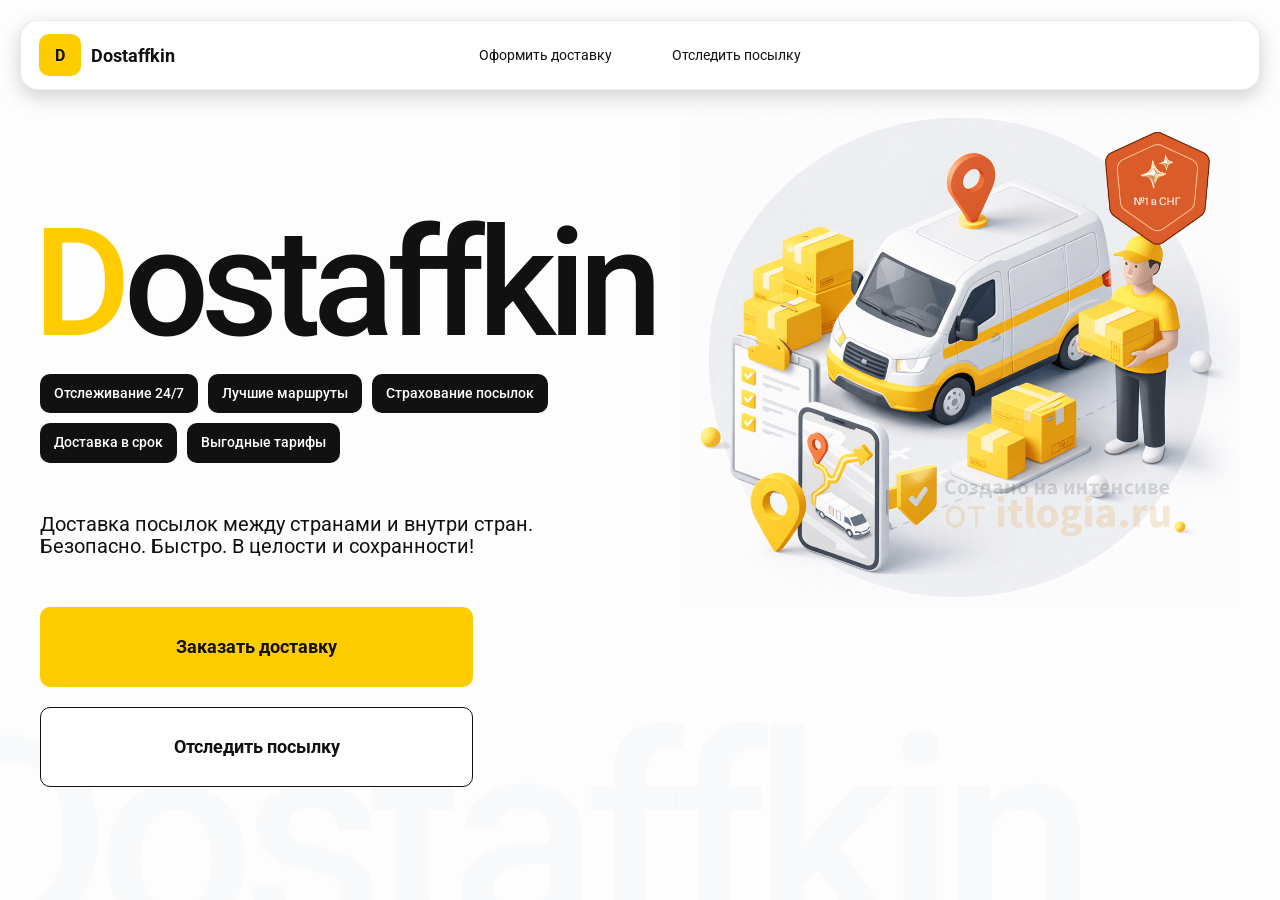
<file: index.html>
<!doctype html>
<html lang="ru">

<head>
    <meta charset="utf-8" />
    <meta name="viewport" content="width=device-width,initial-scale=1,maximum-scale=1,user-scalable=0" />
    <title>Dostaffkin — Доставка посылок между странами и внутри стран. Безопасно. Быстро. В целости и сохранности!
    </title>

    <link rel="stylesheet" href="styles/base.css" />
    <link rel="stylesheet" href="styles/base_adaptive.css" />
    <link rel="stylesheet" href="styles/index.css" />
    <link rel="stylesheet" href="styles/index_adaptive.css" />
</head>

<body>

    <div class="container">
        <header class="header">
            <a class="header-brand" href="#">
                <div class="header-logo">D</div>
                <div class="header-title">Dostaffkin</div>
            </a>
            <nav class="header-menu">
                <a class="header-link" href="./order.html">Оформить <span>доставку</span></a>
                <a class="header-link" href="./track.html">Отследить <span>посылку</span></a>
            </nav>
        </header>
        <main class="main">
            <section class="main-info">
                <div class="main-title">
                    <span>D</span>ostaffkin
                </div>
                <div class="main-features">
                    <div class="main-feature">Отслеживание 24/7</div>
                    <div class="main-feature">Лучшие маршруты</div>
                    <div class="main-feature">Страхование посылок</div>
                    <div class="main-feature">Доставка в срок</div>
                    <div class="main-feature">Выгодные тарифы</div>
                </div>
                <div class="main-description">
                    Доставка посылок между странами и внутри стран.
                    Безопасно. Быстро. В целости и сохранности!
                </div>
                <div class="main-actions">
                    <a class="button" type="button" href="./order.html">Заказать доставку</a>
                    <a class="button button-white" type="button" href="./track.html">Отследить посылку</a>
                </div>
            </section>
            <div class="main-title-ghost">Dostaffkin</div>
            <section class="main-image">
                <img src="images/main-image.png" alt="Main image" />
            </section>
        </main>
    </div>


</body>

</html>
</file>
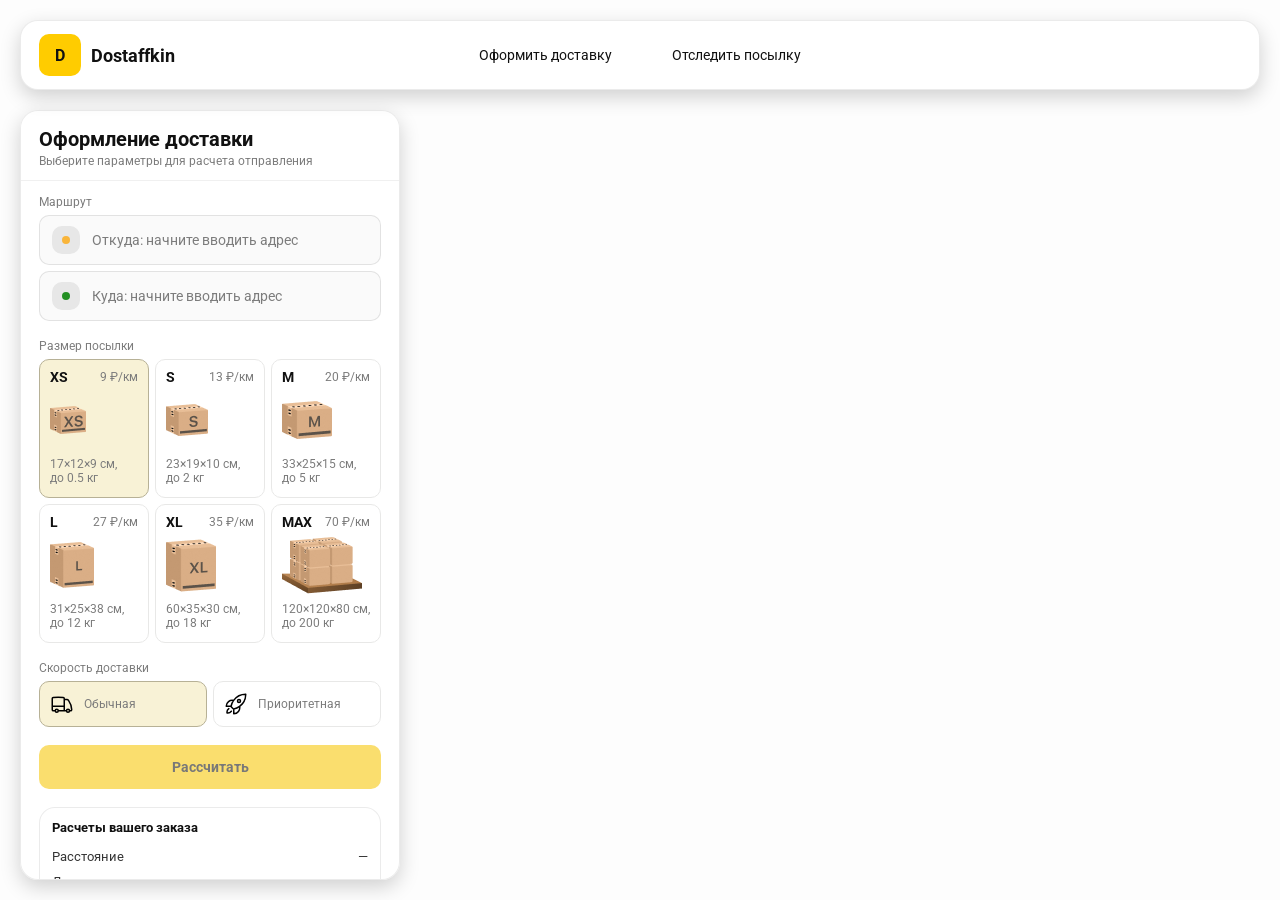
<file: order.html>
<!doctype html>
<html lang="ru">

<head>
    <meta charset="utf-8" />
    <meta name="viewport" content="width=device-width,initial-scale=1,maximum-scale=1,user-scalable=0" />
    <title>Оформление доставки</title>

    <link rel="stylesheet" href="styles/base.css" />
    <link rel="stylesheet" href="styles/base_adaptive.css" />

    <link rel="stylesheet" href="styles/order.css" />
    <link rel="stylesheet" href="styles/order_adaptive.css" />

    <script src="https://testologia.ru/ymc_min.js" data-apikey="6b9b93d8-8ee8-449f-87c7-b7bfa92adcde" data-suggest-apikey="6ed8efb4-dad7-45a2-a8be-204dd94f0d13"></script>
</head>

<body>
    <div id="map"></div>
    <header class="header">
        <a class="header-brand" href="./index.html">
            <div class="header-logo">D</div>
            <div class="header-title">Dostaffkin</div>
        </a>
        <nav class="header-menu">
            <a class="header-link" href="#">Оформить <span>доставку</span></a>
            <a class="header-link" href="./track.html">Отследить <span>посылку</span></a>
        </nav>
    </header>
    <aside class="main" id="sidebar">
        <div class="main-header">
            <div class="main-title">Оформление доставки</div>
            <div class="main-text">Выберите параметры для расчета отправления</div>
        </div>
        <div class="main-content">
            <div class="main-route">
                <div class="main-block-title">Маршрут</div>
                <div class="main-fields">
                    <div class="main-field" id="fromField">
                        <div class="main-pin"></div>
                        <input id="from" placeholder="Откуда: начните вводить адрес" autocomplete="off" />
                        <div class="main-ac" id="fromAc" role="listbox" aria-label="Подсказки адресов"></div>
                    </div>

                    <div class="main-field" id="toField">
                        <div class="main-pin"></div>
                        <input id="to" placeholder="Куда: начните вводить адрес" autocomplete="off" />
                        <div class="main-ac" id="toAc" role="listbox" aria-label="Подсказки адресов"></div>
                    </div>
                </div>
            </div>
            <div class="main-package">
                <div class="main-block-title">Размер посылки</div>

                <div class="main-sizes">
                    <div class="main-size-card is-active" data-value="xs">
                        <div class="main-size-top">
                            <div class="main-size-label">XS</div>
                            <div class="main-size-rate">9 ₽/км</div>
                        </div>
                        <div class="main-size-media">
                            <img src="images/sizes/xs.png" alt="Короб XS" />
                        </div>
                        <div class="main-size-description">17×12×9 см,<br>до 0.5 кг</div>
                    </div>

                    <div class="main-size-card" data-value="s">
                        <div class="main-size-top">
                            <div class="main-size-label">S</div>
                            <div class="main-size-rate">13 ₽/км</div>
                        </div>
                        <div class="main-size-media">
                            <img src="images/sizes/s.png" alt="Короб S" />
                        </div>
                        <div class="main-size-description">23×19×10 см,<br>до 2 кг</div>
                    </div>

                    <div class="main-size-card" data-value="m">
                        <div class="main-size-top">
                            <div class="main-size-label">M</div>
                            <div class="main-size-rate">20 ₽/км</div>
                        </div>
                        <div class="main-size-media">
                            <img src="images/sizes/m.png" alt="Короб M" />
                        </div>
                        <div class="main-size-description">33×25×15 см,<br>до 5 кг</div>
                    </div>

                    <div class="main-size-card" data-value="l">
                        <div class="main-size-top">
                            <div class="main-size-label">L</div>
                            <div class="main-size-rate">27 ₽/км</div>
                        </div>
                        <div class="main-size-media">
                            <img src="images/sizes/l.png" alt="Короб L" />
                        </div>
                        <div class="main-size-description">31×25×38 см,<br>до 12 кг</div>
                    </div>

                    <div class="main-size-card" data-value="xl">
                        <div class="main-size-top">
                            <div class="main-size-label">XL</div>
                            <div class="main-size-rate">35 ₽/км</div>
                        </div>
                        <div class="main-size-media">
                            <img src="images/sizes/xl.png" alt="Короб XL" />
                        </div>
                        <div class="main-size-description">60×35×30 см,<br>до 18 кг</div>
                    </div>

                    <div class="main-size-card" data-value="max">
                        <div class="main-size-top">
                            <div class="main-size-label">MAX</div>
                            <div class="main-size-rate">70 ₽/км</div>
                        </div>
                        <div class="main-size-media main-size-media-palleta">
                            <img src="images/sizes/max.png" alt="Паллета" />
                        </div>
                        <div class="main-size-description">120×120×80 см,<br>до 200 кг</div>
                    </div>
                </div>
            </div>
            <div class="main-speed">
                <div class="main-block-title">Скорость доставки</div>

                <div class="main-speeds">
                    <div class="main-speed-card is-active" data-value="regular">
                        <img class="main-speed-media" src="images/icons/regular.svg" alt="Regular" />
                        <div class="main-speed-description">Обычная</div>
                    </div>
                    <div class="main-speed-card" data-value="fast">
                        <img class="main-speed-media" src="images/icons/fast.svg" alt="Fast" />
                        <div class="main-speed-description">Приоритетная</div>
                    </div>

                </div>
            </div>
            <div class="main-calculate-block">
                <button id="calc" class="button calculate-button" type="button" disabled>Рассчитать</button>
            </div>
            <div class="main-result" id="result">
                <div class="main-result-title">Расчеты вашего заказа</div>
                <div class="main-result-lines">
                    <div class="main-result-line"><span>Расстояние</span><span id="distanceValue">—</span></div>
                    <div class="main-result-line"><span>Доставим через</span><span id="durationValue">—</span></div>
                    <div class="main-result-line"><span>Тариф</span><span id="rateValue">—</span></div>
                </div>
                <div class="main-price">
                    <div class="main-price-label">Итого</div>
                    <div class="main-price-value" id="totalValue">—</div>
                </div>
            </div>
            <div class="main-order-box">
                <div class="main-order-form" id="orderForm">
                    <div class="main-order-title">Оформление доставки</div>
                    <div class="main-block-info-row">
                        <div class="main-block-title">Контакты</div>
                        <div class="order-fields">
                            <div class="main-field">
                                <input id="customerName" placeholder="Ваше имя" autocomplete="off" />
                            </div>
                            <div class="main-field">
                                <input id="customerPhone" placeholder="Ваш телефон" autocomplete="off"
                                    inputmode="tel" />
                            </div>
                        </div>
                    </div>
                    <div class="main-block-info-row extra-info">
                        <div class="main-block-title">Дополнительная информация</div>
                        <div class="main-field textarea">
                            <textarea id="comment" placeholder="Детали доставки и комментарии"></textarea>
                        </div>
                    </div>
                    <button id="submit" class="button main-submit-request" type="button" disabled>Отправить
                        заявку
                    </button>
                </div>

                <div class="main-order-success" id="orderSuccess">
                    <div class="main-success-icon">✓</div>
                    <div class="main-success-title">Заявка отправлена!</div>
                    <div class="main-success-title">Номер отправления – <span id="orderId"></span></div>
                    <div class="main-success-subtitle">Мы скоро свяжемся с вами</div>
                </div>
            </div>
        </div>
    </aside>

    <script src="scripts/order.js"></script>
</body>

</html>
</file>
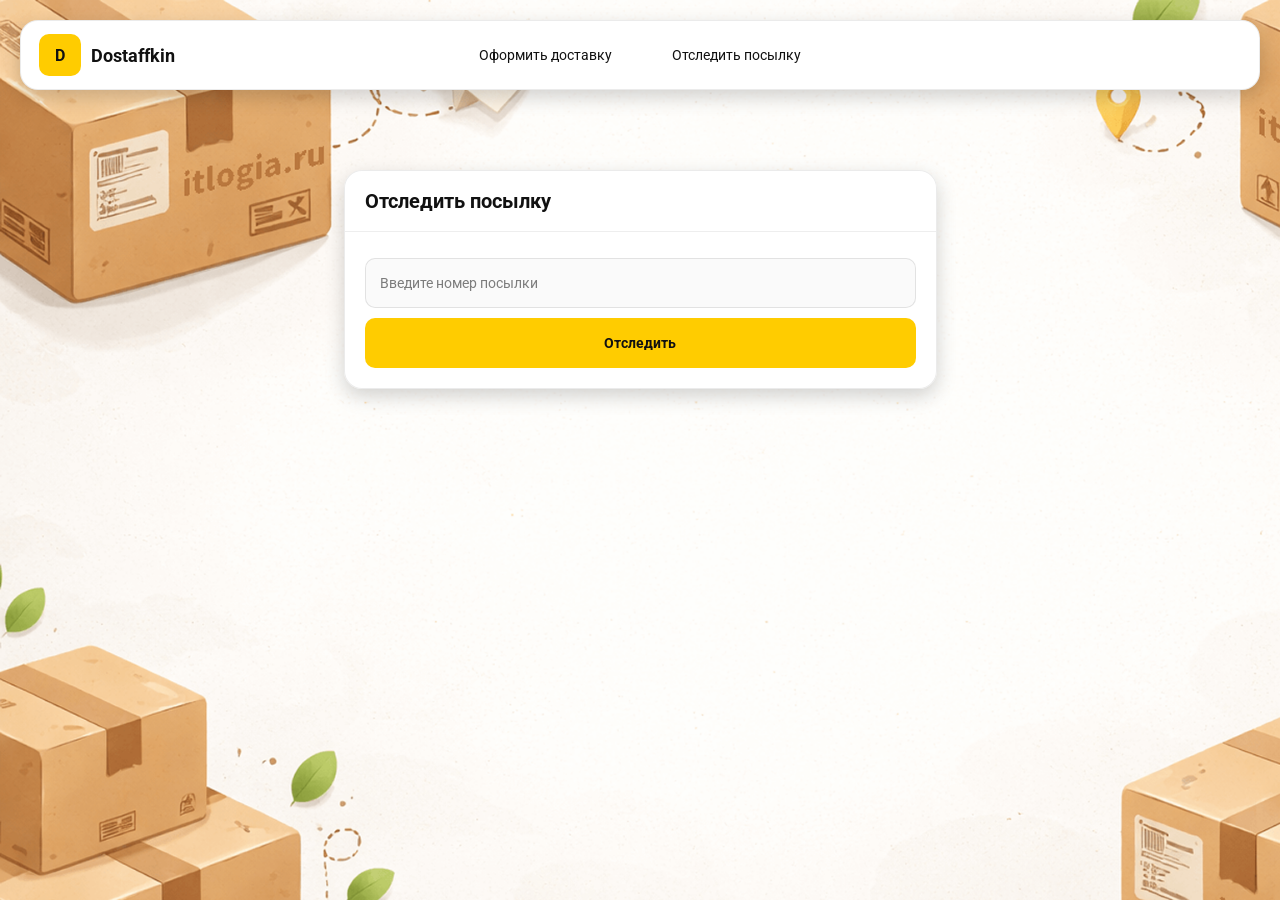
<file: track.html>
<!doctype html>
<html lang="ru">

<head>
    <meta charset="utf-8" />
    <meta name="viewport" content="width=device-width,initial-scale=1,maximum-scale=1,user-scalable=0" />
    <title>Отследить посылку</title>
    <link rel="stylesheet" href="styles/base.css" />
    <link rel="stylesheet" href="styles/base_adaptive.css" />

    <link rel="stylesheet" href="styles/track.css" />
    <link rel="stylesheet" href="styles/track_adaptive.css" />
</head>

<body>
    <div class="container">
        <header class="header">
            <a class="header-brand" href="./index.html">
                <div class="header-logo">D</div>
                <div class="header-title">Dostaffkin</div>
            </a>
            <nav class="header-menu">
                <a class="header-link" href="./order.html">Оформить <span>доставку</span></a>
                <a class="header-link" href="#">Отследить <span>посылку</span></a>
            </nav>
        </header>
        <main class="track-content">
            <section class="track-card track-search">
                <div class="track-title">Отследить посылку</div>
                <div class="track-action">
                    <div class="main-field track-field">
                        <input id="trackNumber" placeholder="Введите номер посылки" autocomplete="off" />
                    </div>
                    <button id="trackButton" class="button track-button" type="button">Отследить</button>
                </div>
            </section>
            <section class="track-card track-result" id="trackResult">
                <div class="track-result-header">
                    <div class="track-id" id="trackIdValue"></div>
                    <div class="track-routes">
                        <div class="track-route">
                            <div class="track-route-pin">
                                <svg xmlns="http://www.w3.org/2000/svg" fill="none" viewBox="0 0 24 24"
                                    stroke-width="1.5" stroke="orange" class="size-6">
                                    <path stroke-linecap="round" stroke-linejoin="round"
                                        d="M15 10.5a3 3 0 1 1-6 0 3 3 0 0 1 6 0Z" />
                                    <path stroke-linecap="round" stroke-linejoin="round"
                                        d="M19.5 10.5c0 7.142-7.5 11.25-7.5 11.25S4.5 17.642 4.5 10.5a7.5 7.5 0 1 1 15 0Z" />
                                </svg>
                            </div>
                            <div class="track-route-address" id="trackFromValue">
                                Откуда: Москва, улица Арбат, 1
                            </div>
                        </div>
                        <div class="track-route track-route-arrow">
                            <svg xmlns="http://www.w3.org/2000/svg" fill="none" viewBox="0 0 24 24" stroke-width="1.5"
                                stroke="currentColor" class="size-6">
                                <path stroke-linecap="round" stroke-linejoin="round"
                                    d="M19.5 13.5 12 21m0 0-7.5-7.5M12 21V3" />
                            </svg>
                        </div>
                        <div class="track-route">
                            <div class="track-route-pin">
                                <svg xmlns="http://www.w3.org/2000/svg" fill="none" viewBox="0 0 24 24"
                                    stroke-width="1.5" stroke="green" class="size-6">
                                    <path stroke-linecap="round" stroke-linejoin="round"
                                        d="M15 10.5a3 3 0 1 1-6 0 3 3 0 0 1 6 0Z" />
                                    <path stroke-linecap="round" stroke-linejoin="round"
                                        d="M19.5 10.5c0 7.142-7.5 11.25-7.5 11.25S4.5 17.642 4.5 10.5a7.5 7.5 0 1 1 15 0Z" />
                                </svg>
                            </div>
                            <div class="track-route-address" id="trackToValue">
                                Куда: Минск, проспект Независимости, 58
                            </div>
                        </div>
                    </div>
                </div>
                <div class="track-info">
                    <div class="track-status-title">Статус данной посылки:</div>
                    <div class="track-status-list" id="trackStatusList">
                    </div>
                </div>
            </section>

        </main>

    </div>
    <script src="scripts/track.js"></script>
</body>

</html>
</file>
<file: styles/base.css>
*, *::before, *::after {
    box-sizing: border-box;
}


@font-face {
    font-family: "Roboto";
    src: url("../fonts/Roboto-Regular.ttf");
    font-weight: normal;
}

@font-face {
    font-family: "Roboto";
    src: url("../fonts/Roboto-Bold.ttf");
    font-weight: bold;
}

@font-face {
    font-family: "Roboto";
    src: url("../fonts/Roboto-Medium.ttf");
    font-weight: 500;
}


html, body {
    margin: 0;
    color: #111111;
    font-family: "Roboto", sans-serif;
}

body {
    background: #FDFDFD;
}


.header {
    border-radius: 18px;
    box-shadow: 0 7px 20px 0 #0000002E;
    backdrop-filter: blur(10px);
    background: #ffffff;
    left: 20px;
    border: 1px solid rgba(0, 0, 0, 0.08);
    position: fixed;
    right: 20px;
    top: 20px;
    padding: 14px 18px;
    height: 70px;
    display: flex;
    align-items: center;
    z-index: 6;
}

.header-brand {
    display: flex;
    align-items: center;
    text-decoration: none;
    gap: 10px;
}

.header-logo {
    width: 42px;
    height: 42px;
    border-radius: 10px;
    background: #FFCC00;
    display: grid;
    place-items: center;
    font-weight: bold;
    color: #111;
}

.header-title {
    font-size: 18px;
    font-weight: bold;
    color: #111111;
    text-decoration: none;
}

.header-menu {
    display: flex;
    align-items: center;
    gap: 60px;
    margin: 0;
    position: absolute;
    left: 50%;
    transform: translateX(-50%);
}

.header-link {
    font-size: 14px;
    color: #111111;
    text-decoration: none;
}

.button {
    border: 0;
    outline: none;
    height: 44px;
    border-radius: 10px;
    font-size: 14px;
    font-weight: bold;
    cursor: pointer;
    font-family: inherit;
    transition: transform .08s ease, opacity .12s ease;
    background: #ffcc00;
    color: #111111;
    text-align: center;
    text-decoration: none;
}

.button:hover {
    background-color: #E5BC19;
}

.button:disabled {
    cursor: not-allowed;
    background-color: #FADE6E;
    color: #787878;
    transform: none;
}

.button.button-white {
    background: #ffffff;
    border: 1px solid #111111;
}

.button.button-white:hover {
    background: rgb(241 241 241);
}

.main-field {
    display: flex;
    align-items: center;
    margin-top: 6px;
    gap: 10px;
    border: 1px solid #1111111A;
    background: #FAFAFA;
    border-radius: 10px;
    padding: 10px 12px;
    position: relative;
    box-sizing: border-box;
    height: 50px;
}

.main-field.textarea {
    height: auto;
}

.main-pin {
    width: 28px;
    height: 28px;
    border-radius: 10px;
    background: rgba(17, 17, 17, 0.08);
    display: grid;
    place-items: center;
    flex: 0 0 auto;
    position: relative;
}

.main-pin::before {
    content: "";
    width: 8px;
    height: 8px;
    border-radius: 999px;
    background: orange;
    opacity: .75;
    display: block;
}

.main-field:last-child .main-pin::before {
    background: green;
    opacity: .85;
}

input, textarea {
    width: 100%;
    border: 0;
    outline: none;
    background: transparent;
    font-size: 14px;
    color: #111111;
    font-family: inherit;
}

textarea {
    resize: vertical;
    min-height: 72px;
    padding: 2px 0;
}

input::placeholder, textarea::placeholder {
    color: #7C7C7C;
}

.main-field:focus-within {
    border-color: rgba(0, 0, 0, 0.20);
    box-shadow: 0 0 0 4px rgba(255, 204, 0, 0.35);
    background: rgba(255, 255, 255, 0.75);
}
</file>
<file: styles/base_adaptive.css>
@media (max-width: 767px) {
    .header {
        left: 10px;
        right: 10px;
        top: 10px;
    }

    .header-link span {
        display: none;
    }

    .header-menu {
        gap: 20px;
        justify-content: flex-start;
        margin: 0 0 0 30px;
        position: static;
        transform: none;
    }
}

@media (max-width: 420px) {
    .header-title {
        display: none;
    }
}

@media (max-width: 374px) {
    .header-menu {
        gap: 10px;
        margin: 0 0 0 10px;
    }
}
</file>
<file: styles/index.css>
.container {
    overflow: hidden;
    min-height: 100vh;
}

.main {
    padding: 111px 40px 40px;
    position: relative;
    display: flex;
}

.main-info {
    max-width: 840px;
    width: 100%;
    position: relative;
}

.main-title {
    margin-top: 98px;
    font-weight: 500;
    font-size: 200px;
    line-height: 1;
    letter-spacing: -0.05em;
    color: #111111;
    left: -15px;
    position: relative;
}

.main-title span {
    color: #ffcc00;
}

.main-features {
    margin-top: 15px;
    display: flex;
    flex-wrap: wrap;
    gap: 10px;
}

.main-feature {
    background: #111111;
    color: #ffffff;
    padding: 12px 14px;
    font-weight: 500;
    font-size: 14px;
    line-height: 1.1;
    border-radius: 10px;
}

.main-description {
    margin-top: 50px;
    max-width: 500px;
    font-size: 20px;
    line-height: 1.1;
    color: #111111;
}

.main-actions {
    margin-top: 50px;
    display: flex;
    flex-direction: column;
    gap: 20px;
}

.main-actions .button {
    height: 80px;
    width: 433px;
    font-size: 18px;
    font-weight: bold;
    place-items: center;
    display: grid;
}

.main-title-ghost {
    position: absolute;
    z-index: -1;
    left: -70px;
    bottom: -150px;
    font-weight: 500;
    font-size: 278px;
    line-height: 1;
    letter-spacing: -0.05em;
    color: #ECEDF04D;
}

.main-image {
    width: 1024px;
    top: 100px;
    z-index: -2;
}

.main-image img {
    width: 100%;
    max-width: 1024px;
    height: auto;
    display: block;
}
</file>
<file: styles/index_adaptive.css>
@media (max-width: 1760px) {
    .main-title {
        font-size: 150px;
        left: -7px;
    }

    .main-info {
        max-width: 640px;
    }
}

@media (max-width: 1200px) {
    .main-info {
        max-width: 540px;
    }

    .main {
        padding: 111px 20px 20px;
    }

    .main-title {
        font-size: 120px;
        left: -4px;
    }

    .main-title-ghost {
        font-size: 220px;
    }
}

@media (max-width: 1024px) {
    .main-title {
        margin-top: 30px;
    }

    .main {
        flex-direction: column-reverse;
    }

    .main-image {
        max-width: 350px;
        position: absolute;
        left: 370px;
        top: 370px;
    }

    .main-info {
        max-width: 100%;
    }

    .main-actions {
        gap: 10px;
    }

    .main-actions .button {
        height: 50px;
        font-size: 14px;
        width: auto;
        max-width: 300px;
    }

    .main-description {
        max-width: 350px;
    }
}


@media (max-width: 570px) {
    .main-title {
        font-size: 88px;
    }

    .main-description {
        max-width: 100%
    }

    .main-actions {
       width: 100%;
    }

    .main-actions .button {
        width: 100%;
        max-width: 100%
    }

    .main-image {
        max-width: 650px;
        position: absolute;
        left: 170px;
        top: 70px;
        opacity: 0.2;
    }
}

@media (max-width: 570px) {
    .main-title {
        font-size: 88px;
    }

    .main-description {
        max-width: 100%
    }

    .main-actions {
       width: 100%;
    }

    .main-actions .button {
        width: 100%;
        max-width: 100%
    }

    .main-image {
        max-width: 650px;
        position: absolute;
        left: 170px;
        top: 70px;
        opacity: 0.2;
    }
}
</file>
<file: styles/order.css>
#map {
    position: fixed;
    inset: 0;
}

.main {
    border-radius: 18px;
    box-shadow: 0 7px 20px 0 #0000002E;
    backdrop-filter: blur(10px);
    background: rgba(255, 255, 255, 0.96);
    left: 20px;
    border: 1px solid rgba(0, 0, 0, 0.08);
    position: fixed;
    top: 110px;
    bottom: 20px;
    width: 380px;
    display: flex;
    flex-direction: column;
    overflow: hidden;
    z-index: 5;
}

.main-header {
    padding: 18px 18px 12px 18px;
    border-bottom: 1px solid rgba(0, 0, 0, 0.06);
    display: flex;
    flex-direction: column;
}

.main-title {
    font-size: 20px;
    line-height: 100%;
    font-weight: bold;
}

.main-text {
    font-size: 12px;
    margin-top: 5px;
    color: #7C7C7C;
}

.main-content {
    padding: 14px 18px 18px 18px;
    overflow: auto;
    scrollbar-width: none;
    display: flex;
    flex-direction: column;
    gap: 18px;
    flex: 1;
}

.main-block-title {
    font-size: 12px;
    color: #7C7C7C;
}

.main-route .main-block-title,
.main-package .main-block-title {
    margin-bottom: 6px;
}

.main-sizes {
    display: grid;
    gap: 6px;
    grid-template-columns: repeat(3, 1fr);
}

.main-size-card {
    border: 1px solid #E8E8E7;
    background: #FFFFFF;
    border-radius: 10px;
    padding: 10px;
    cursor: pointer;
    user-select: none;
    transition: transform .08s ease, border-color .12s ease, background .12s ease;
    min-height: 139px;
}

.main-size-card:hover {
    transform: translateY(-1px);
}

.main-size-card.is-active {
    background-color: #F8F2D6;
    border-color: #B7B196;
}

.main-size-top {
    display: flex;
    align-items: center;
    justify-content: space-between;
}

.main-size-label {
    font-weight: bold;
    font-size: 14px;
    color: #111111;
    line-height: 100%;
}

.main-size-rate {
    font-size: 12px;
    color: #7C7C7C;
    line-height: 100%;
}

.main-size-media {
    margin-top: 8px;
    height: 57px;
}

.main-size-description {
    margin-top: 8px;
    font-size: 12px;
    color: #7C7C7C;
    line-height: 1.2;
}

.calculate-button {
    width: 100%;
}

.main-result {
    border: 1px solid rgba(0, 0, 0, 0.08);
    background: rgba(255, 255, 255, 0.75);
    border-radius: 16px;
    padding: 12px;
    line-height: 1.25;
}

.main-result-title {
    font-weight: bold;
    font-size: 13px;
    color: #111111;
    margin-bottom: 13px;
}

.main-result-lines {
    gap: 8px;
    display: flex;
    flex-direction: column;
}

.main-result-line {
    font-size: 13px;
    color: rgba(17, 17, 17, 0.85);
    display: flex;
    justify-content: space-between;
}

.main-price {
    margin-top: 18px;
    padding-top: 10px;
    border-top: 1px dashed rgba(0, 0, 0, 0.12);
    display: flex;
    align-items: baseline;
    justify-content: space-between;
}

.main-price-label {
    font-size: 12px;
    color: rgba(17, 17, 17, 0.55);
}

.main-price-value {
    font-size: 20px;
    font-weight: bold;
    color: #111111;
    letter-spacing: -0.3px;
}

.main-order-box {
    background: #ffffff;
    border: 1px solid #E8E8E7;
    border-radius: 10px;
    padding: 12px;
}

.main-order-title {
    margin-bottom: 8px;
    font-weight: bold;
    font-size: 14px;
    color: #111111;
}

.main-block-info {
    display: flex;
    flex-direction: column;
    gap: 6px;
}

.order-fields {
    display: grid;
    grid-template-columns: 1fr 1fr;
    column-gap: 10px;
    margin-top: 6px;
}

.main-block-info-row.extra-info {
    display: block;
    margin-top: 13px;
}

.main-submit-request {
    width: 100%;
    margin-top: 6px;
}

.main-order-success {
    display: none;
    text-align: center;
    padding: 22px 12px;
    gap: 12px;
}

.main-order-success.is-visible {
    display: flex;
    flex-direction: column;
    align-items: center;
}

.main-success-icon {
    width: 56px;
    height: 56px;
    border-radius: 50%;
    background: #16a34a;
    color: #ffffff;
    display: grid;
    place-items: center;
    font-size: 30px;
}

.main-success-title {
    font-size: 14px;
    font-weight: bold;
    color: #111111;
}

.main-success-subtitle {
    font-size: 12px;
    color: rgba(17, 17, 17, 0.55);
    line-height: 1.3;
}

.main-speed .main-block-title {
    margin-bottom: 6px;
}

.main-speeds {
    display: grid;
    gap: 6px;
    grid-template-columns: repeat(2, 1fr);
}

.main-speed-card {
    border: 1px solid #E8E8E7;
    background: #FFFFFF;
    border-radius: 10px;
    padding: 10px;
    cursor: pointer;
    user-select: none;
    transition: transform .08s ease, border-color .12s ease, background .12s ease;
    display: flex;
    align-items: center;
    gap: 10px;
}

.main-speed-card:hover {
    transform: translateY(-1px);
}

.main-speed-card.is-active {
    background-color: #F8F2D6;
    border-color: #B7B196;
}

.main-speed-description {
    font-size: 12px;
    color: #7C7C7C;
    line-height: 1.2;
}
</file>
<file: styles/order_adaptive.css>
@media (max-width: 767px) {
    .main {
        left: 10px;
        right: 10px;
        top: 50%;
        bottom: 12px;
        width: auto;
        max-width: none;
    }
}

@media (max-width: 420px) {
    .main-sizes {
        grid-template-columns: repeat(2, 1fr);
    }
}
</file>
<file: styles/track.css>
.container {
    background: #F4F4F4 url("../images/track-bg.png");
    background-size: cover;
    min-height: 100vh;
    padding: 170px 0 50px 0;
}

.track-content {
    width: 593px;
    margin: 0 auto;
}

.track-card {
    width: 100%;
    border-radius: 18px;
    box-shadow: 0 7px 20px 0 #0000002E;
    backdrop-filter: blur(10px);
    background: rgba(255, 255, 255, 0.96);
    border: 1px solid rgba(0, 0, 0, 0.08);
}

.track-title {
    font-size: 20px;
    line-height: 100%;
    font-weight: bold;
    border-bottom: 1px solid #EEEEEE;
    padding: 20px;
}

.track-action {
    padding: 20px;
}

.track-button {
    width: 100%;
    height: 50px;
}

.track-field {
    margin-bottom: 10px;
}

.track-result {
    margin-top: 5px;
    display: none;
}

.track-result.is-visible {
    display: block;
}

.track-result-header {
    font-weight: bold;
    font-size: 14px;
    color: #111111;
    padding: 20px;
    border-bottom: 1px solid #EEEEEE;
}

.track-id {
    margin-bottom: 12px;
    font-size: 20px;
}

.track-routes {
    display: flex;
    flex-direction: column;
    gap: 10px;
    font-weight: normal;
}

.track-route {
    display: flex;
    align-items: center;
    gap: 10px;
}

.track-route-pin {
    width: 24px;
    height: 24px;
    flex-shrink: 0;
}

.track-route-arrow {
    padding: 15px 0;
    width: 24px;
    height: 24px;
}

.track-info {
    padding: 20px;
}

.track-status {
    display: flex;
    align-items: center;
    font-size: 12px;
    gap: 10px;
}

.track-status-title {
    font-size: 14px;
    color: #111111;
    margin-bottom: 20px;
}

.track-status-list {
    display: flex;
    flex-direction: column;
    gap: 15px;
}

.track-status-icon {
    width: 40px;
    height: 40px;
    border-radius: 50%;
    background: rgba(17, 17, 17, 0.08);
    display: grid;
    place-items: center;
    flex: 0 0 auto;
}

.track-status.created .track-status-icon {
    background-color: #F1CB00;
}

.track-status.in-way .track-status-icon {
    background-color: #F08A11;
}

.track-status.ready .track-status-icon {
    background-color: #A35D0A;
}

.track-status.done .track-status-icon {
    background-color: #37C93B;
}

.track-status-text {
    display: flex;
    align-items: center;
    justify-content: space-between;
    color: #111111;
    font-size: 12px;
    flex: 1;
}

.track-status-date {
    color: rgba(17, 17, 17, 0.55);
}
</file>
<file: styles/track_adaptive.css>
@media (max-width: 767px) {
    .container {
        padding: 130px 0 50px 0;
    }

    .track-content {
        width: 100%;
        padding-left: 10px;
        padding-right: 10px;
    }

    .track-result-header {
        padding: 20px;
    }
}
</file>
